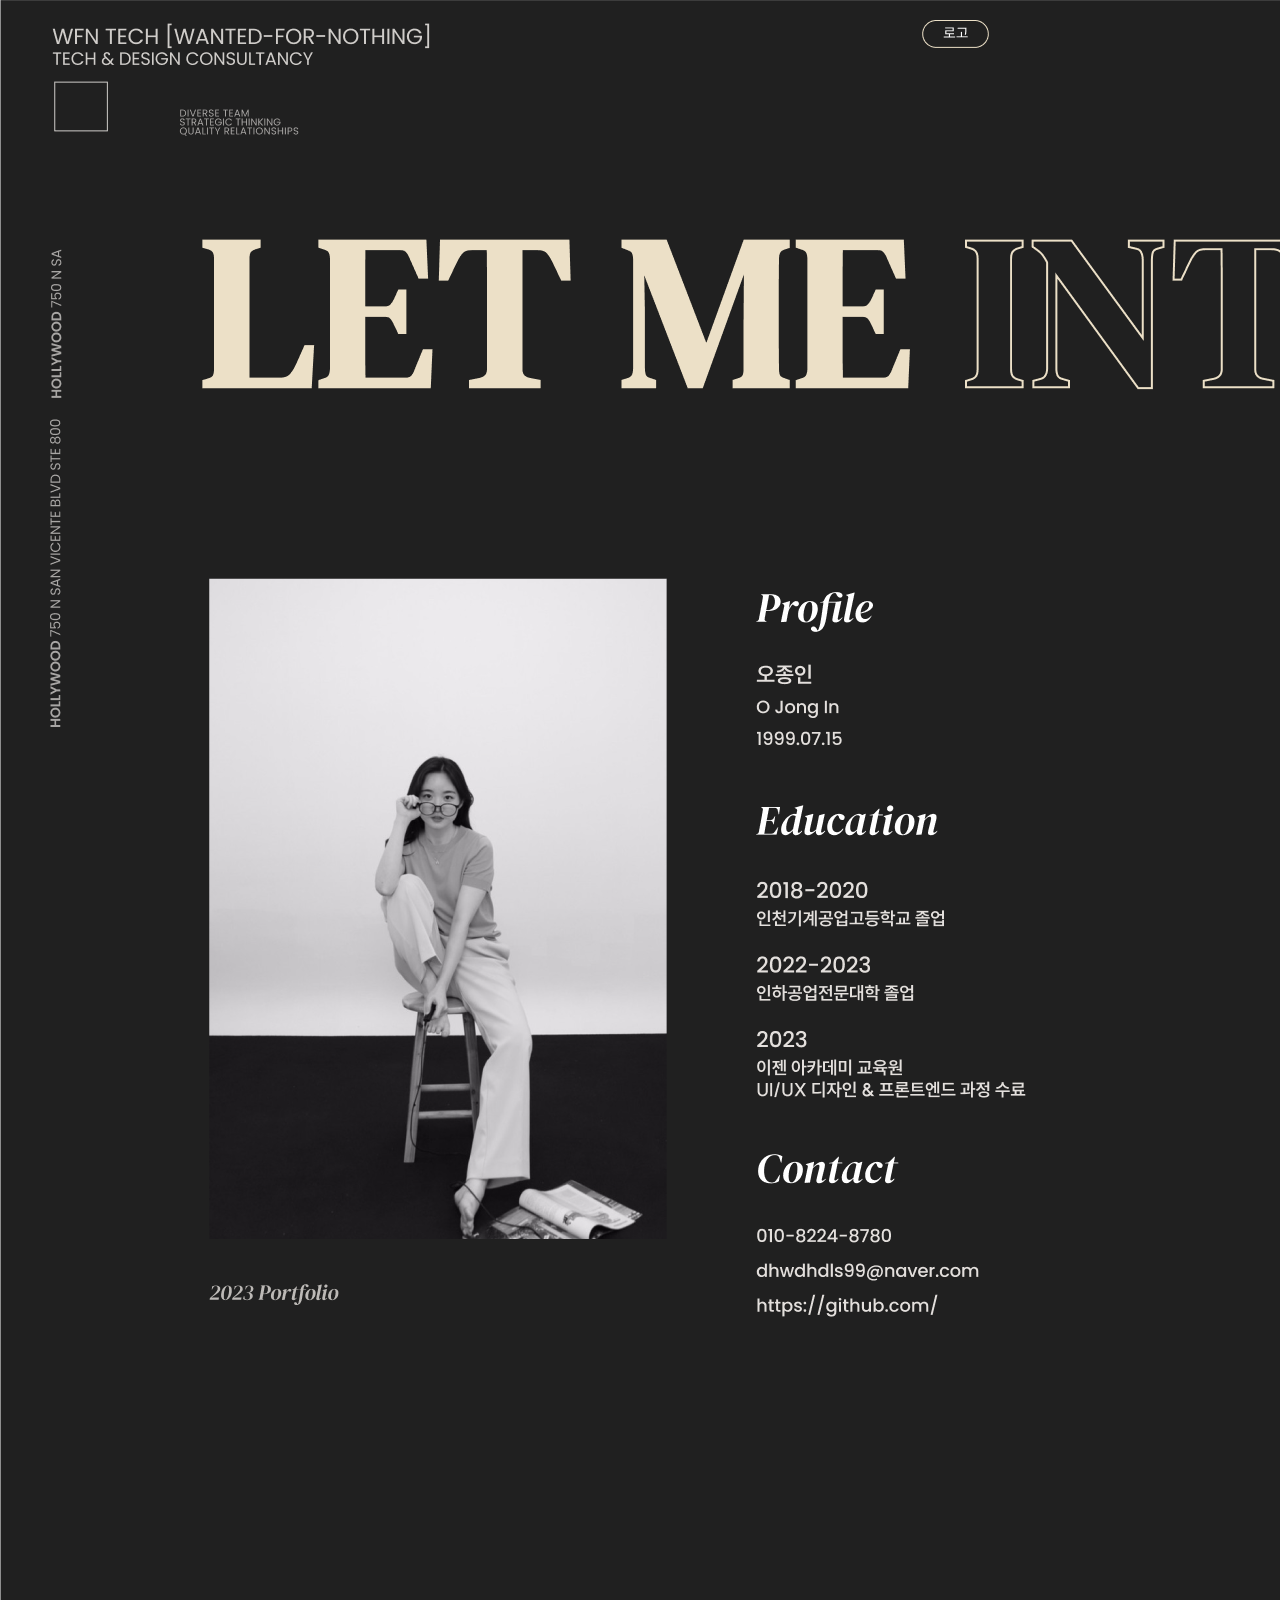
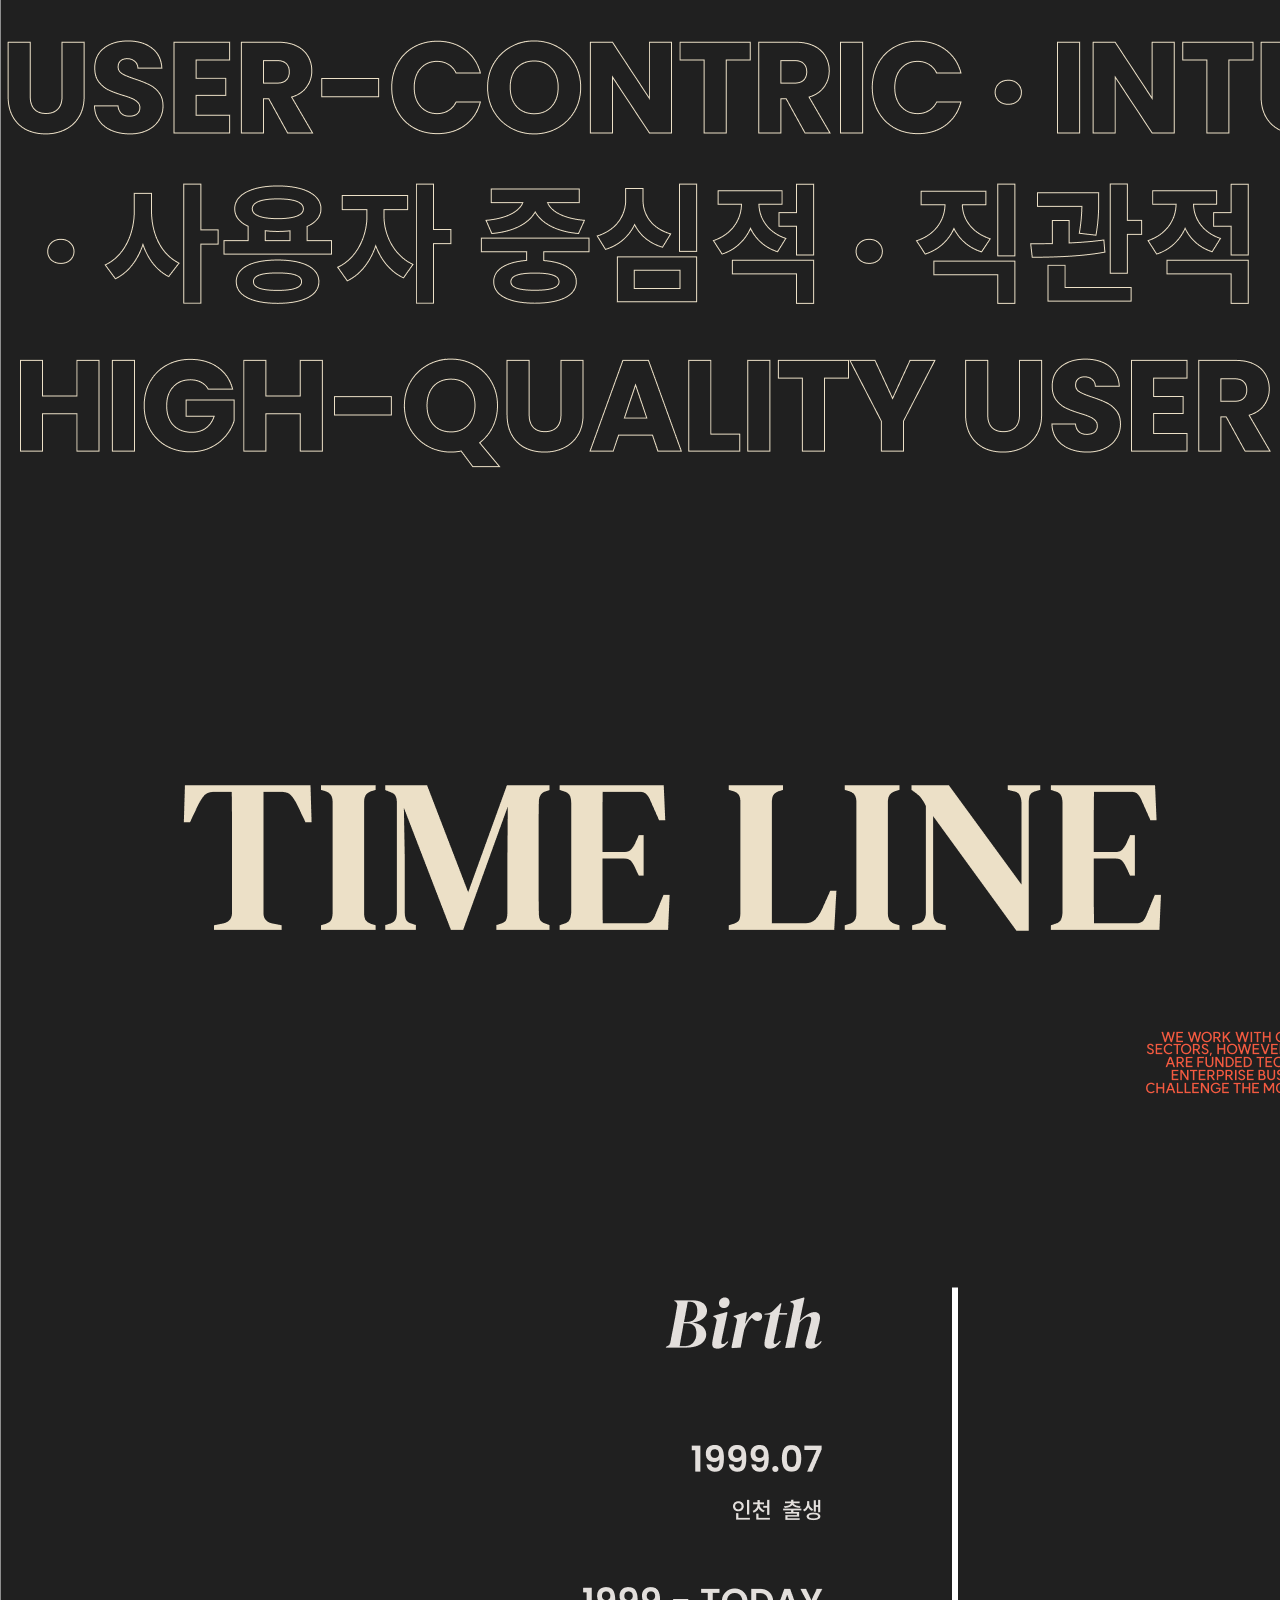
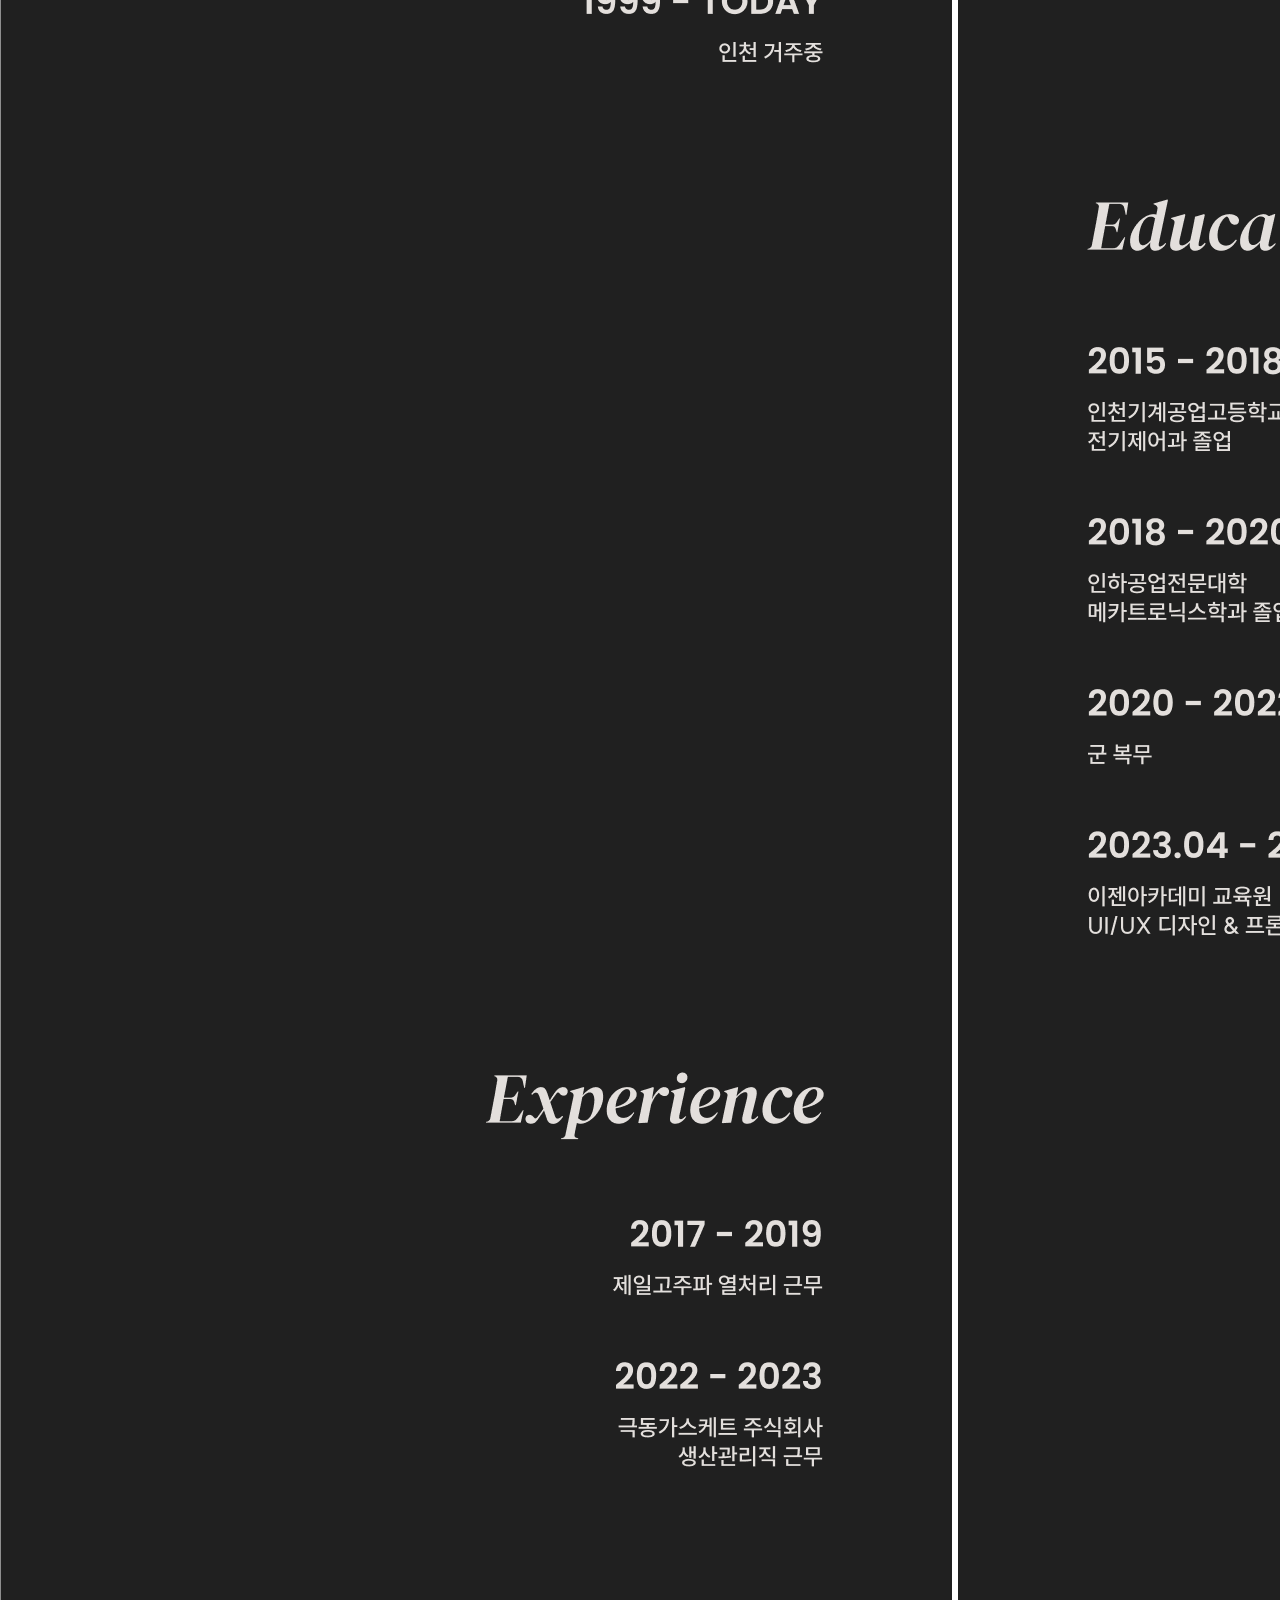
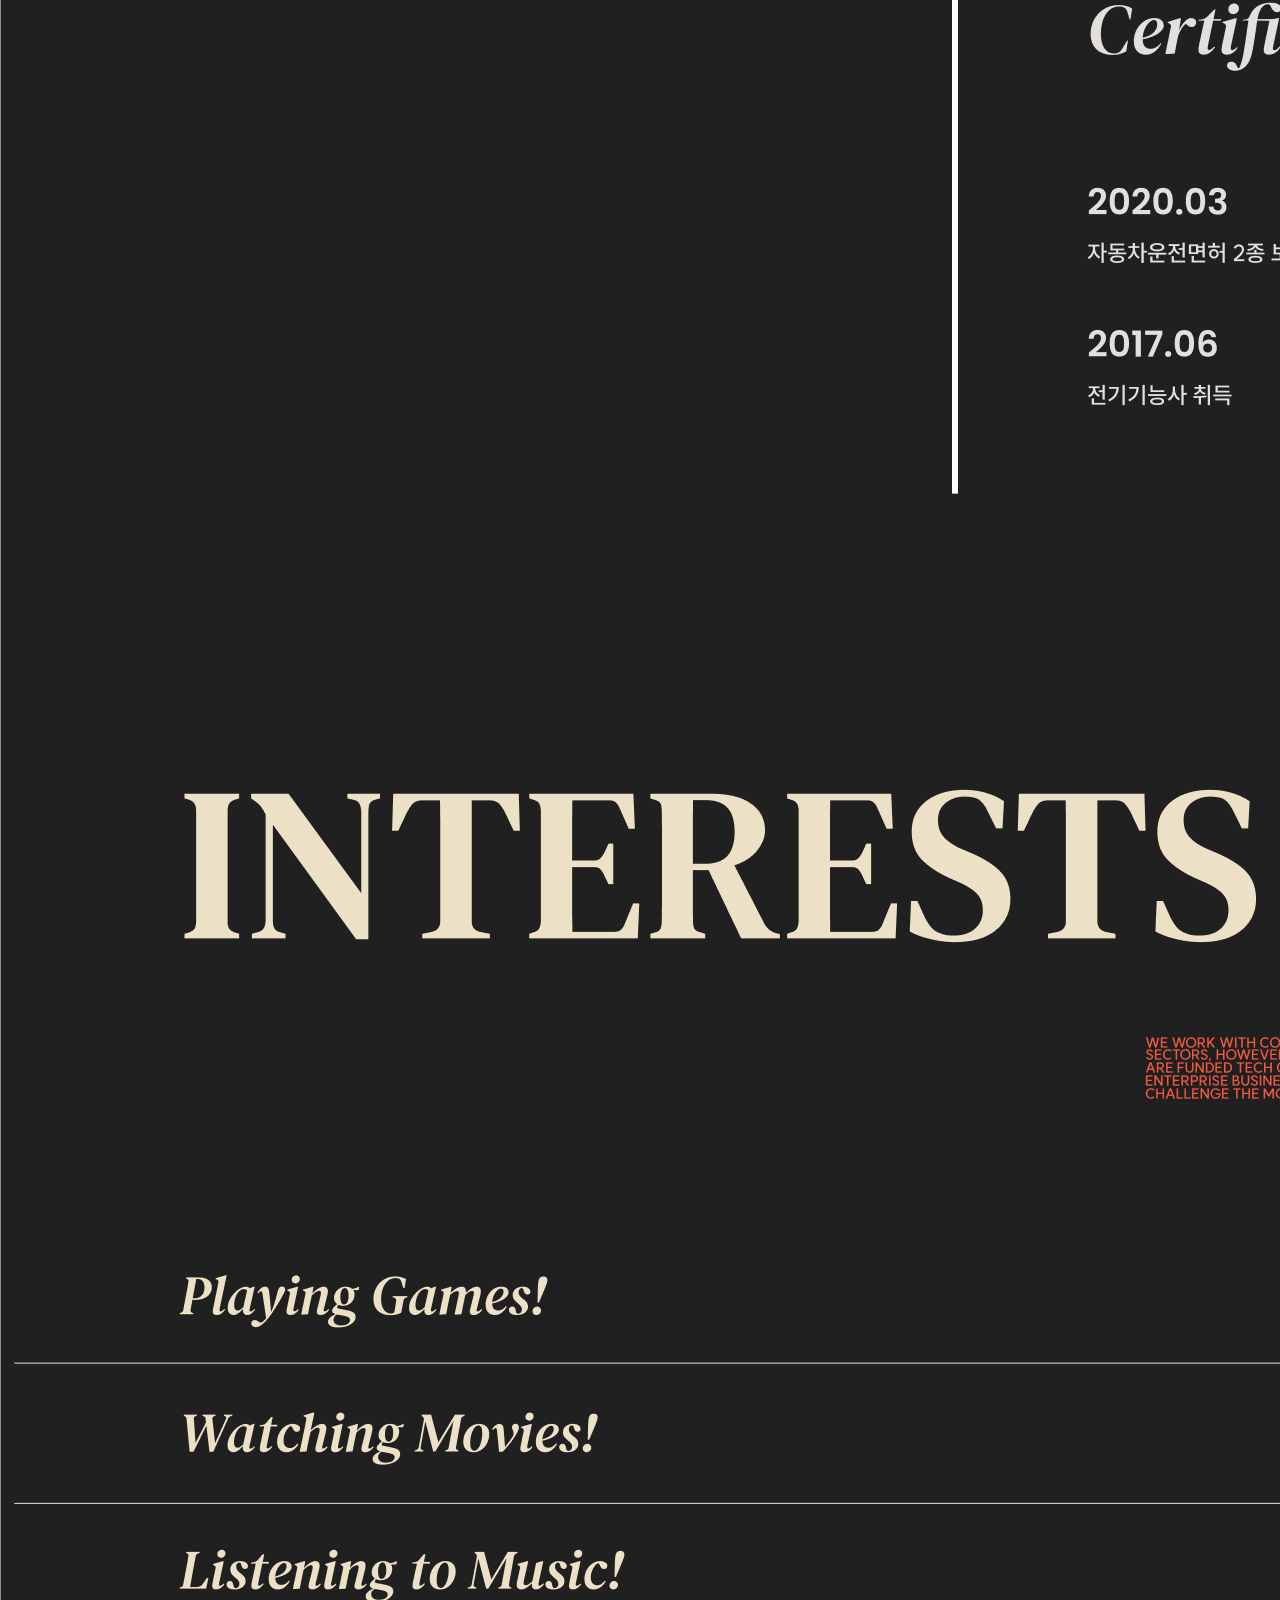
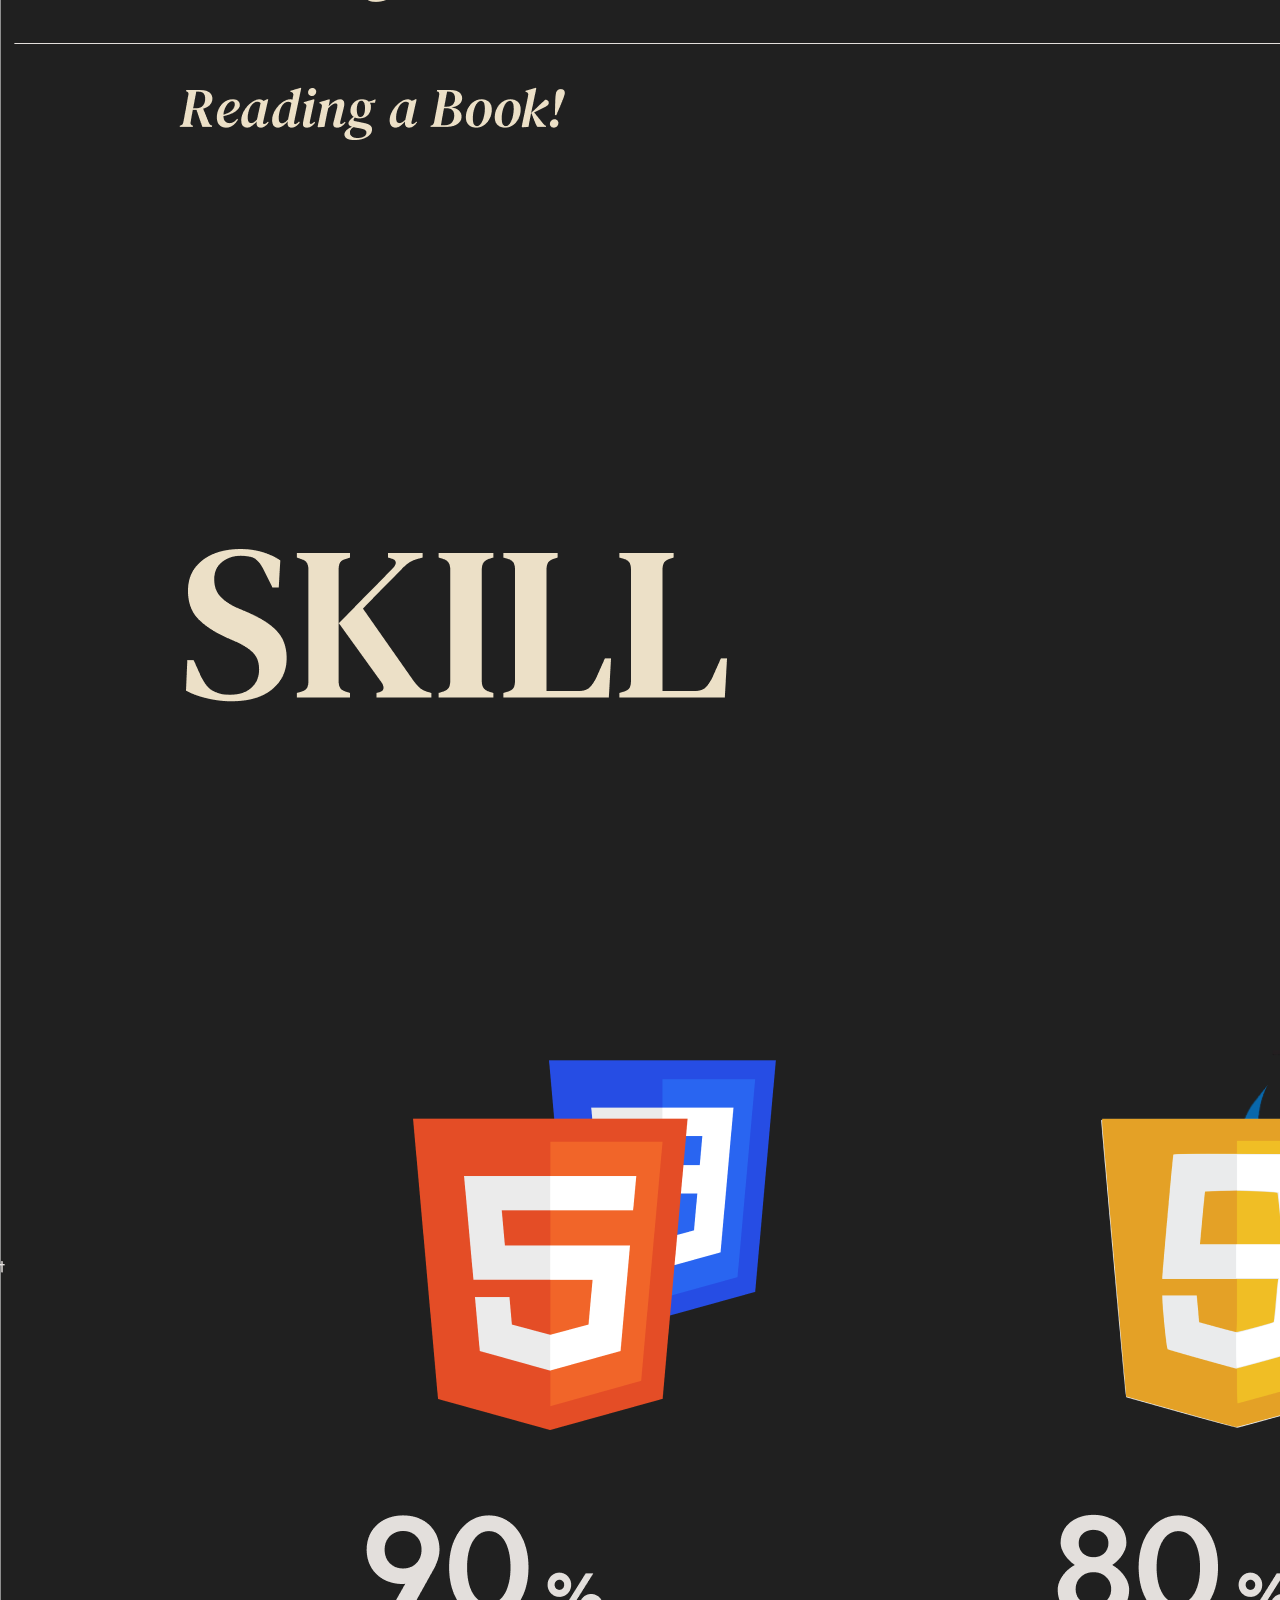
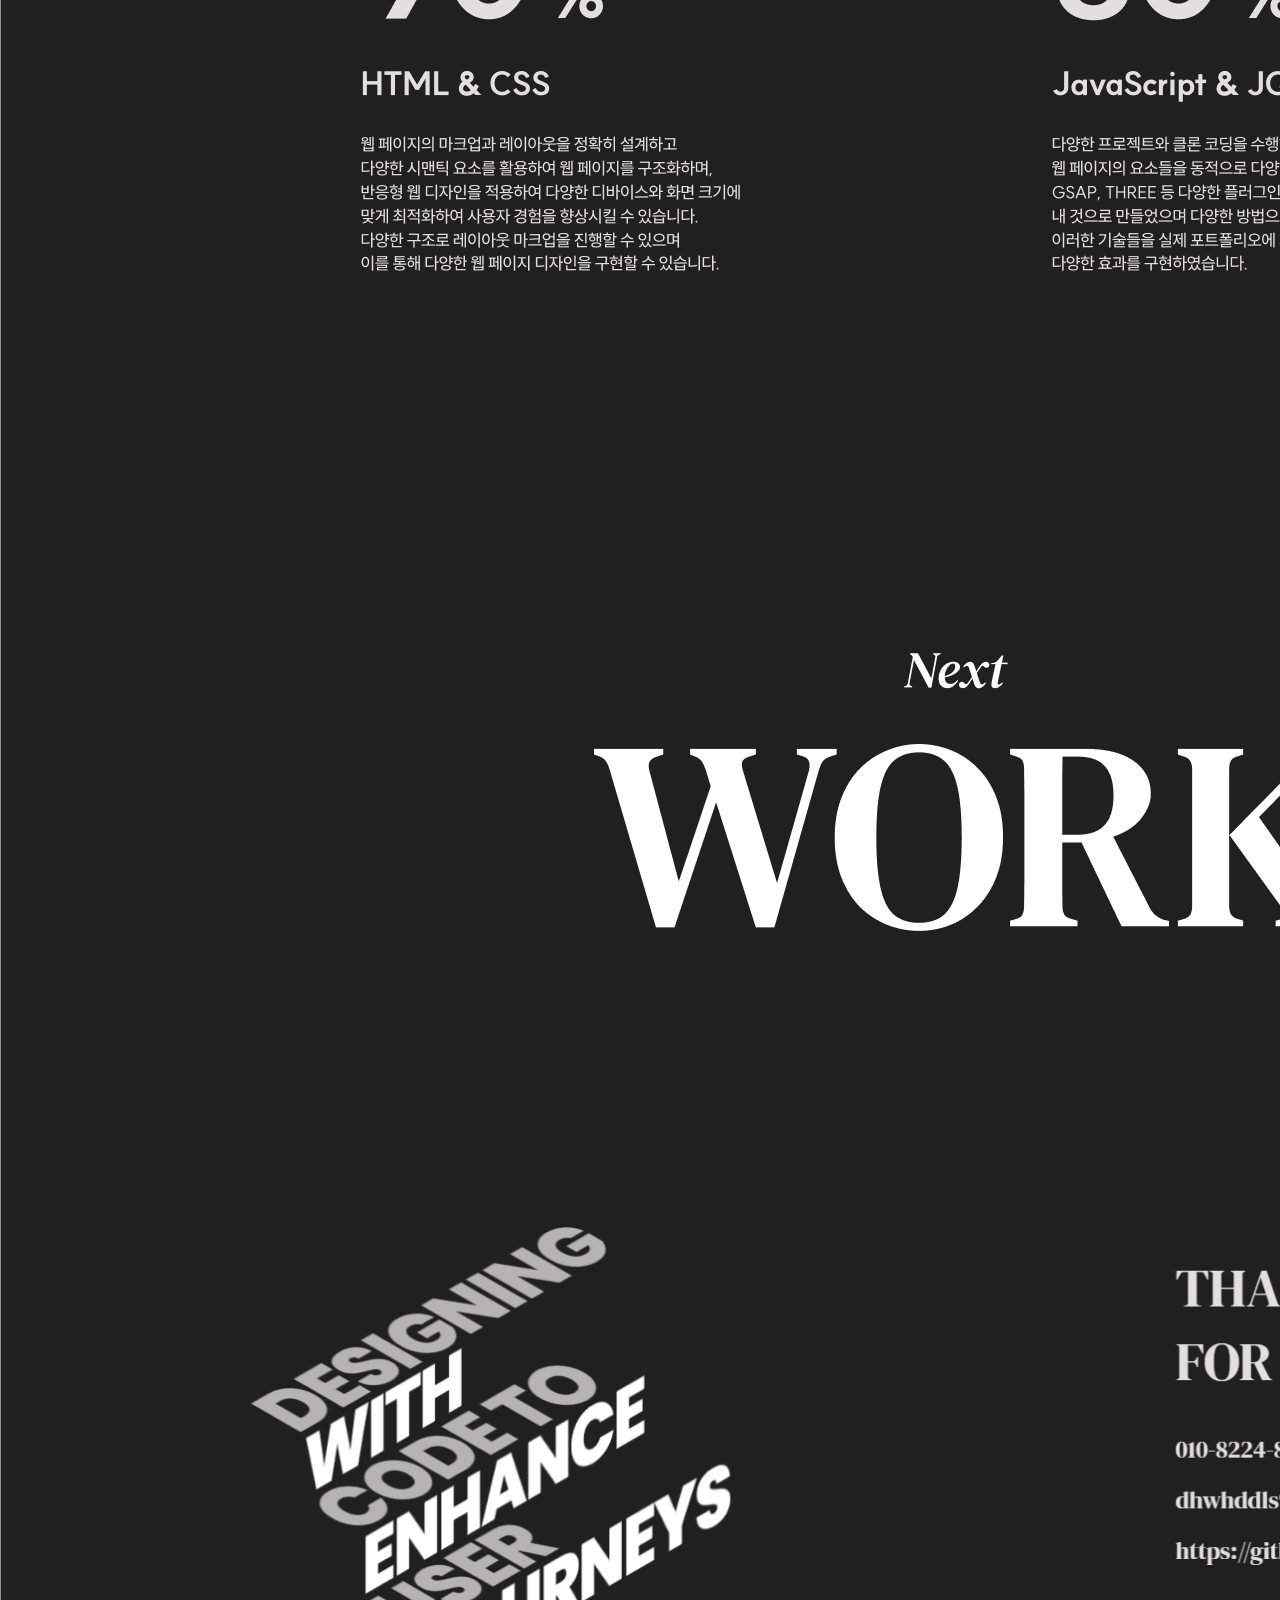
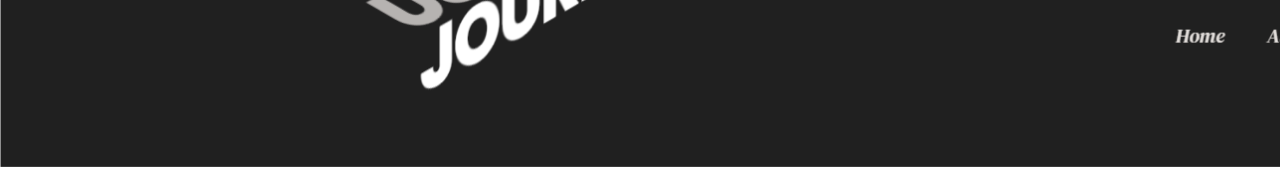
<file: about/예제.html>
<!DOCTYPE html>
<html lang="ko">
<head>
    <meta charset="UTF-8">
    <meta name="viewport" content="width=device-width, initial-scale=1.0">
    <title>Document</title>
    <style>
        * {margin: 0; padding: 0;}

/* Webkit 브라우저 (Chrome, Safari, Opera) 스크롤바 스타일 */
::-webkit-scrollbar {
    width: 8px; /* 세로 스크롤바 너비 */
    height: 10px;
}

::-webkit-scrollbar-track {
    background: #202020; /* 스크롤바 트랙 배경색 */
}

::-webkit-scrollbar-thumb {
    background: #E3DFDC; /* 스크롤바 색상 */
    border-radius: 10px; /* 스크롤바 모서리 둥글기 */
}

/* 파이어폭스 스크롤바 스타일 */
/* 주의: 파이어폭스에서 스크롤바 커스터마이징은 제한적입니다. */
.scrollbar {
    scrollbar-width: thin;
    scrollbar-color: #E3DFDC transparent;
}


    </style>
</head>
<body>
    <img src="예제.png" alt="">
</body>
</html>
</file>
